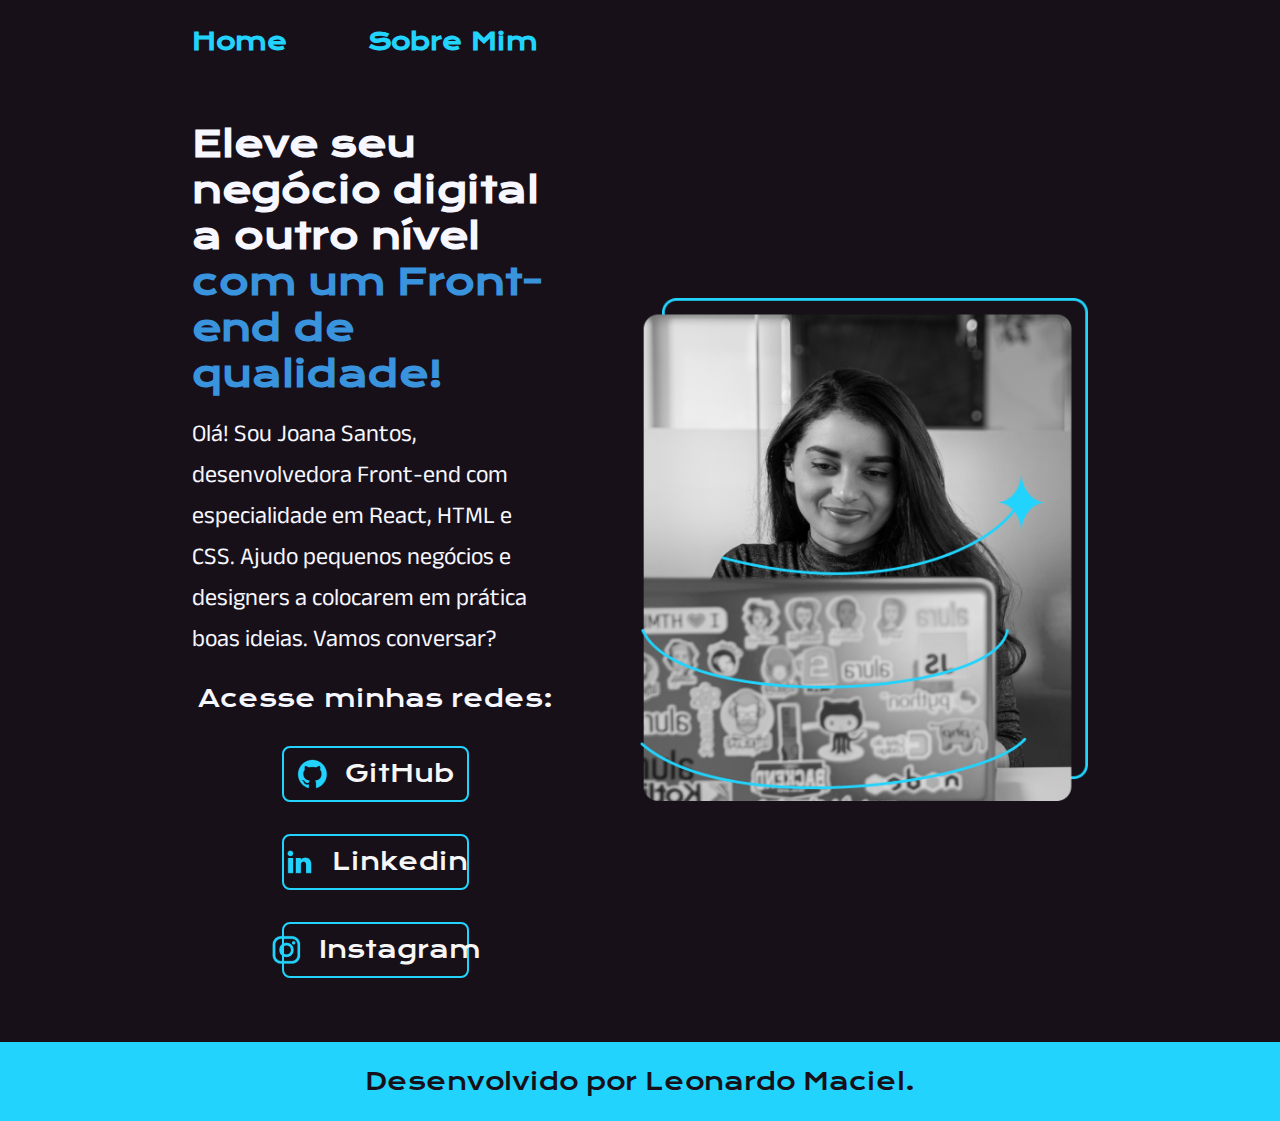
<file: index.html>
<!DOCTYPE html>
<html lang="pt-br">
<head>
    <meta charset="UTF-8">
    <meta name="viewport" content="width=device-width, initial-scale=1.0">
    <title>Portfolio</title>
    <link rel="stylesheet" href="./styles/style.css">
</head>
<body>
    <header class="cabecalho">
        <nav class="cabecalho__menu">
            <a class="cabecalho__menu__links" href="index.html">Home</a>
            <a class="cabecalho__menu__links" href="about.html">Sobre Mim</a>
        </nav>
    </header>
    <main class="apresentacao">
        <section class="apresentacao__conteudo">
        <h1 class="apresentacao__conteudo__titulo">Eleve seu negócio digital a outro nível <strong class="titulo-destaque">com um Front-end de qualidade!</strong></h1>
        <p class="apresentacao__conteudo__texto">Olá! Sou Joana Santos, desenvolvedora Front-end com especialidade em React, HTML e CSS. Ajudo pequenos negócios e designers a colocarem em prática boas ideias. Vamos conversar?</p>
        <div class="apresentacao__links">
            <h2 class="apresentacao__links__subtitulo">Acesse minhas redes:</h2>
            <a class="apresentacao__links__navegacao" href="https://github.com"><img src="./assets/github.png">GitHub</a>
            <a class="apresentacao__links__navegacao" href="https://linkedin.png"><img src="./assets/linkedin.png">Linkedin</a>
            <a class="apresentacao__links__navegacao" href="https://linkedin.png"><img src="./assets/instagram.png">Instagram</a> 
        </div>
        </section>
        <img class="apresentacao__imagem" src="./assets/Imagem.png" alt="Foto da Joana Santos programando">
    </main>
    <footer class="rodape">
        <p>Desenvolvido por Leonardo Maciel.</p>
    </footer>
</body>
</html>
</file>
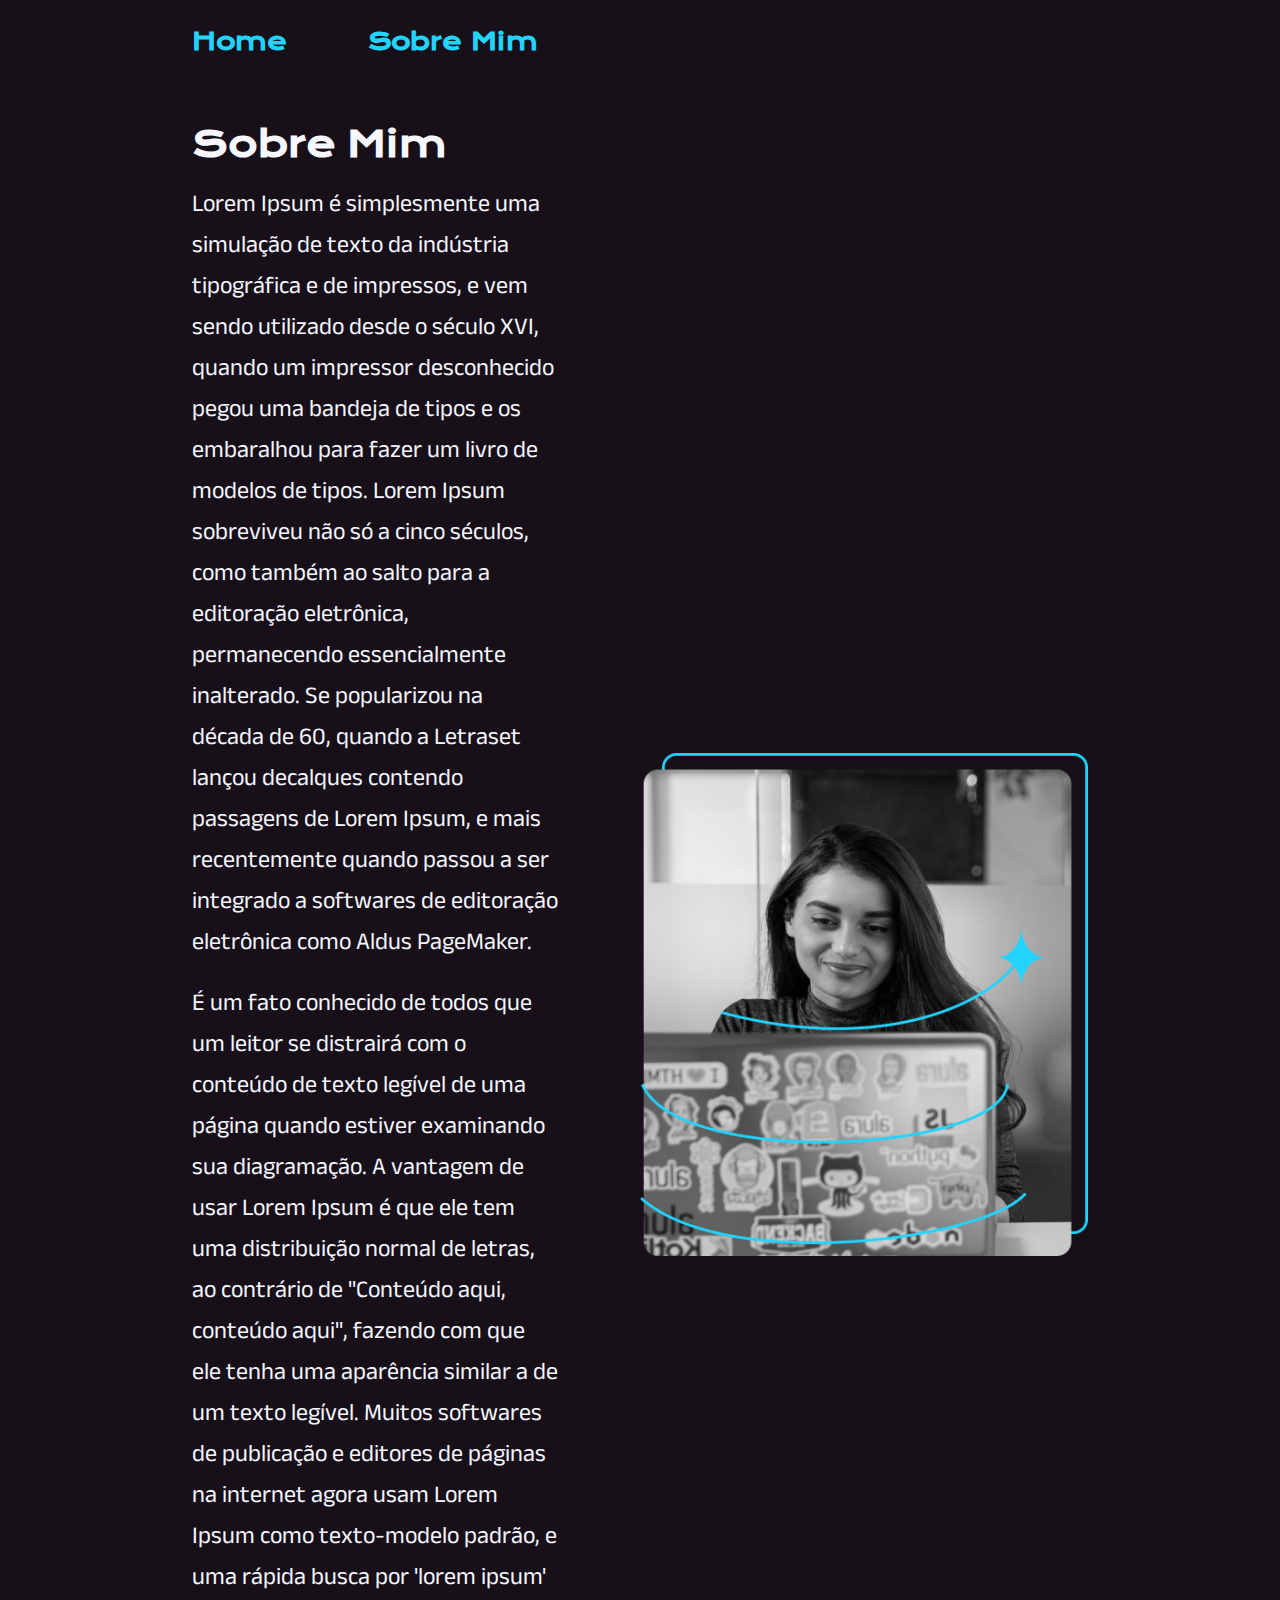
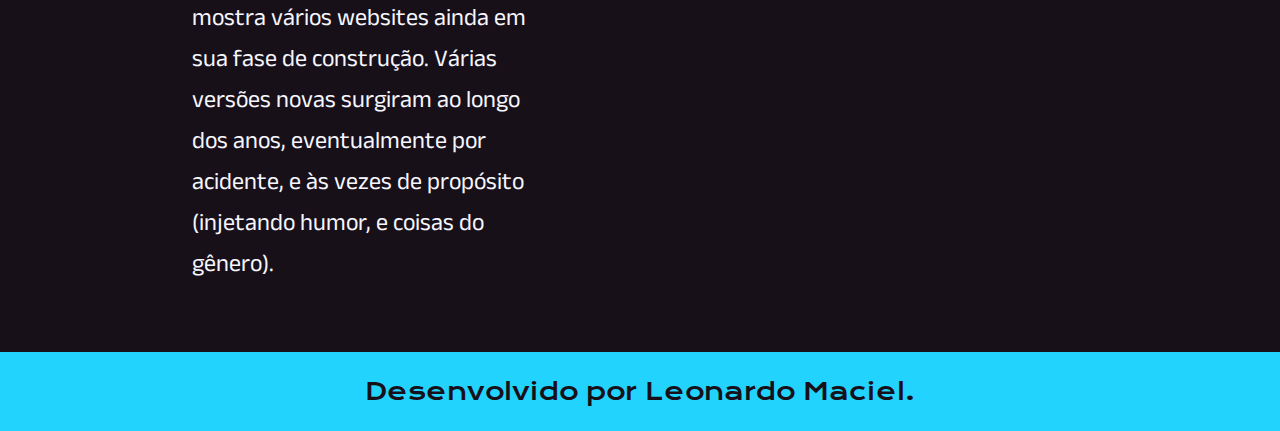
<file: about.html>
<!DOCTYPE html>
<html lang="pt-br">
<head>
    <meta charset="UTF-8">
    <meta name="viewport" content="width=device-width, initial-scale=1.0">
    <title>Sobre mim</title>
    <link rel="stylesheet" href="./styles/style.css">
</head>
<body>
    <header class="cabecalho">
        <nav class="cabecalho__menu">
            <a class="cabecalho__menu__links" href="index.html">Home</a>
            <a class="cabecalho__menu__links" href="about.html">Sobre Mim</a>
        </nav>
    </header>
    <main class="apresentacao">
        <section class="apresentacao__conteudo">
            <h1 class="apresentacao__conteudo__titulo">Sobre Mim</h1>
            <P class="apresentacao__conteudo__texto">Lorem Ipsum é simplesmente uma simulação de texto da indústria tipográfica e de impressos, e vem sendo utilizado desde o século XVI, quando um impressor desconhecido pegou uma bandeja de tipos e os embaralhou para fazer um livro de modelos de tipos. Lorem Ipsum sobreviveu não só a cinco séculos, como também ao salto para a editoração eletrônica, permanecendo essencialmente inalterado. Se popularizou na década de 60, quando a Letraset lançou decalques contendo passagens de Lorem Ipsum, e mais recentemente quando passou a ser integrado a softwares de editoração eletrônica como Aldus PageMaker.</P>
            <P class="apresentacao__conteudo__texto">É um fato conhecido de todos que um leitor se distrairá com o conteúdo de texto legível de uma página quando estiver examinando sua diagramação. A vantagem de usar Lorem Ipsum é que ele tem uma distribuição normal de letras, ao contrário de "Conteúdo aqui, conteúdo aqui", fazendo com que ele tenha uma aparência similar a de um texto legível. Muitos softwares de publicação e editores de páginas na internet agora usam Lorem Ipsum como texto-modelo padrão, e uma rápida busca por 'lorem ipsum' mostra vários websites ainda em sua fase de construção. Várias versões novas surgiram ao longo dos anos, eventualmente por acidente, e às vezes de propósito (injetando humor, e coisas do gênero).</P>
        </section>
        <img class="apresentacao__imagem" src="./assets/Imagem.png" alt="Foto da Joana Santos programando">
    </main>
    <footer>
        <footer class="rodape">
            <p>Desenvolvido por Leonardo Maciel.</p>
        </footer>
    </footer>
</body>
</html>
</file>
<file: styles/style.css>
@import url('https://fonts.googleapis.com/css2?family=Anek+Devanagari:wght@100..800&family=Krona+One&display=swap"');

:root{
    --cor-primaria: #171019;
    --cor-secundaria: #f7f7ff;
    --cor-terciaria: #22d4fd;
    --cor-hover: #272727;
    --cor-titulo: #3993DD;
    --cor-links: #F6F6F6;

    --fonte-principal: "Krona One", sans-serif;
    --fonte-secundaria: "Anek Devanagari", sans-serif;
}

*{
    margin: 0;
    padding: 0;
}

body{  
    box-sizing: border-box;
    background-color: var(--cor-primaria);
    color: var(--cor-secundaria);
}

.titulo-destaque {
    color: var(--cor-titulo);
}

.cabecalho{
    padding: 2% 0% 0% 15%;
}

.cabecalho__menu{
    display: flex;
    gap: 80px;
}

.cabecalho__menu__links{
    font-family: var(--fonte-principal);
    font-size: 1.5rem;
    font-weight: 600;
    color: var(--cor-terciaria);
    text-decoration: none;
}

.apresentacao{
    padding: 5% 15%;
    display: flex;
    align-items: center;
    justify-content: space-between;
    gap: 82px;
}

.apresentacao__conteudo{
    width: 50%;
    display: flex;
    flex-direction: column;
    gap: 20px;
}

.apresentacao__conteudo__titulo{
    font-size: 2.25rem;
    font-family: var(--fonte-principal);
}

.apresentacao__conteudo__texto{
    font-size: 1.5rem;
    font-family: var(--fonte-secundaria) 
}

.apresentacao__links{
    display: flex;
    flex-direction: column;
    align-items: center;
    gap: 32px;
    justify-content: space-between;
}

.apresentacao__links__subtitulo{
    font-family: var(--fonte-principal);
    font-weight: 400;
    font-size: 1.5rem;
}

.apresentacao__links__navegacao{
    display:flex;
    justify-content: center;
    gap: 16px;
    border: 2px solid var(--cor-terciaria);
    width: 50%;
    text-align: center;
    border-radius: 8px;
    font-size: 1.5rem;
    padding: 10px 0;
    text-decoration: none;
    color: var(--cor-links);
    font-family: var(--fonte-principal);
    font-weight: 150;
}

.apresentacao__links__navegacao:hover {
    background-color: var(--cor-hover);
}

.rodape { 
    color: var(--cor-primaria);
    background-color: var(--cor-terciaria);
    padding: 24px;
    text-align: center;
    font-family: var(--fonte-principal);
    font-weight: 400;
    font-size: 1.5rem;
}

.apresentacao__imagem{
    width: 50%;
}

@media (max-width: 1200px){

    .cabecalho{
        padding: 10%;
    }

    .cabecalho__menu{
        justify-content: center;
    }
    .apresentacao{
        flex-direction: column-reverse;
        padding: 5%;
    }

    .apresentacao__conteudo{
        width: auto;

    }

}
</file>
